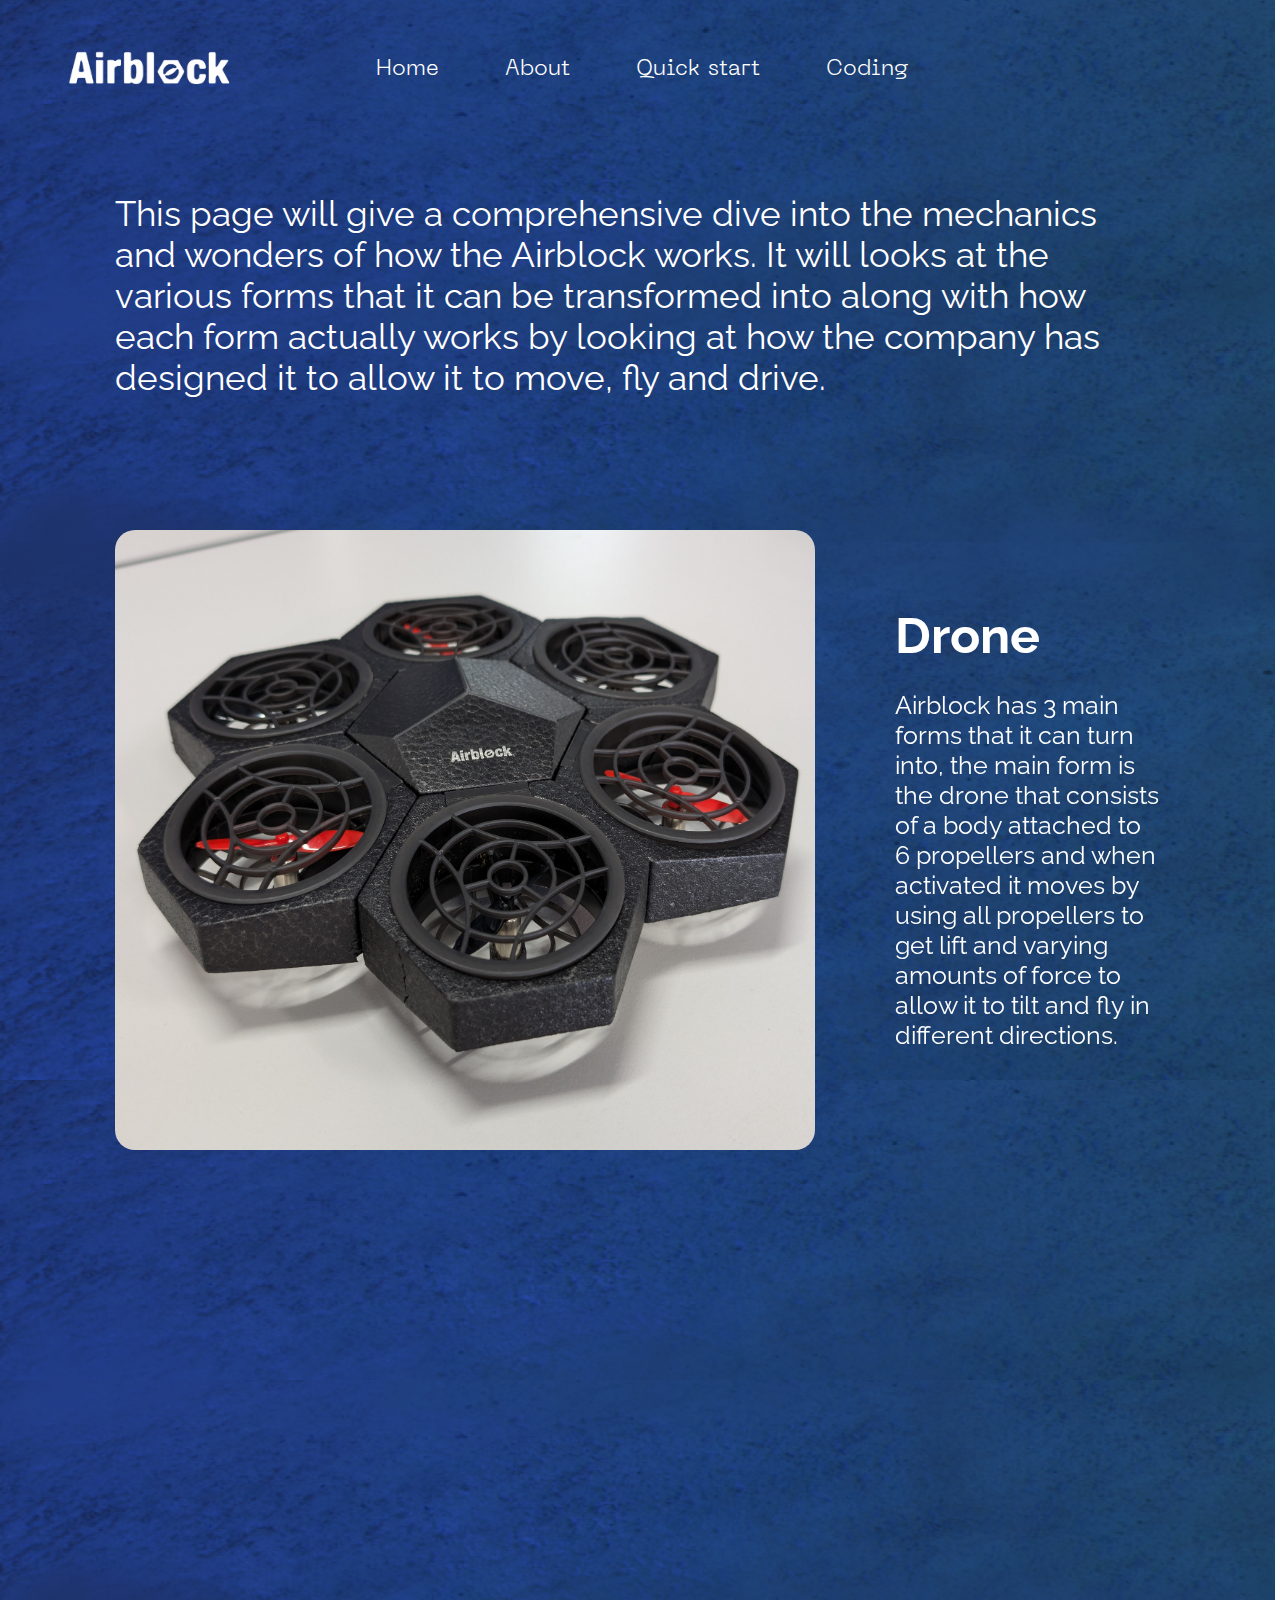
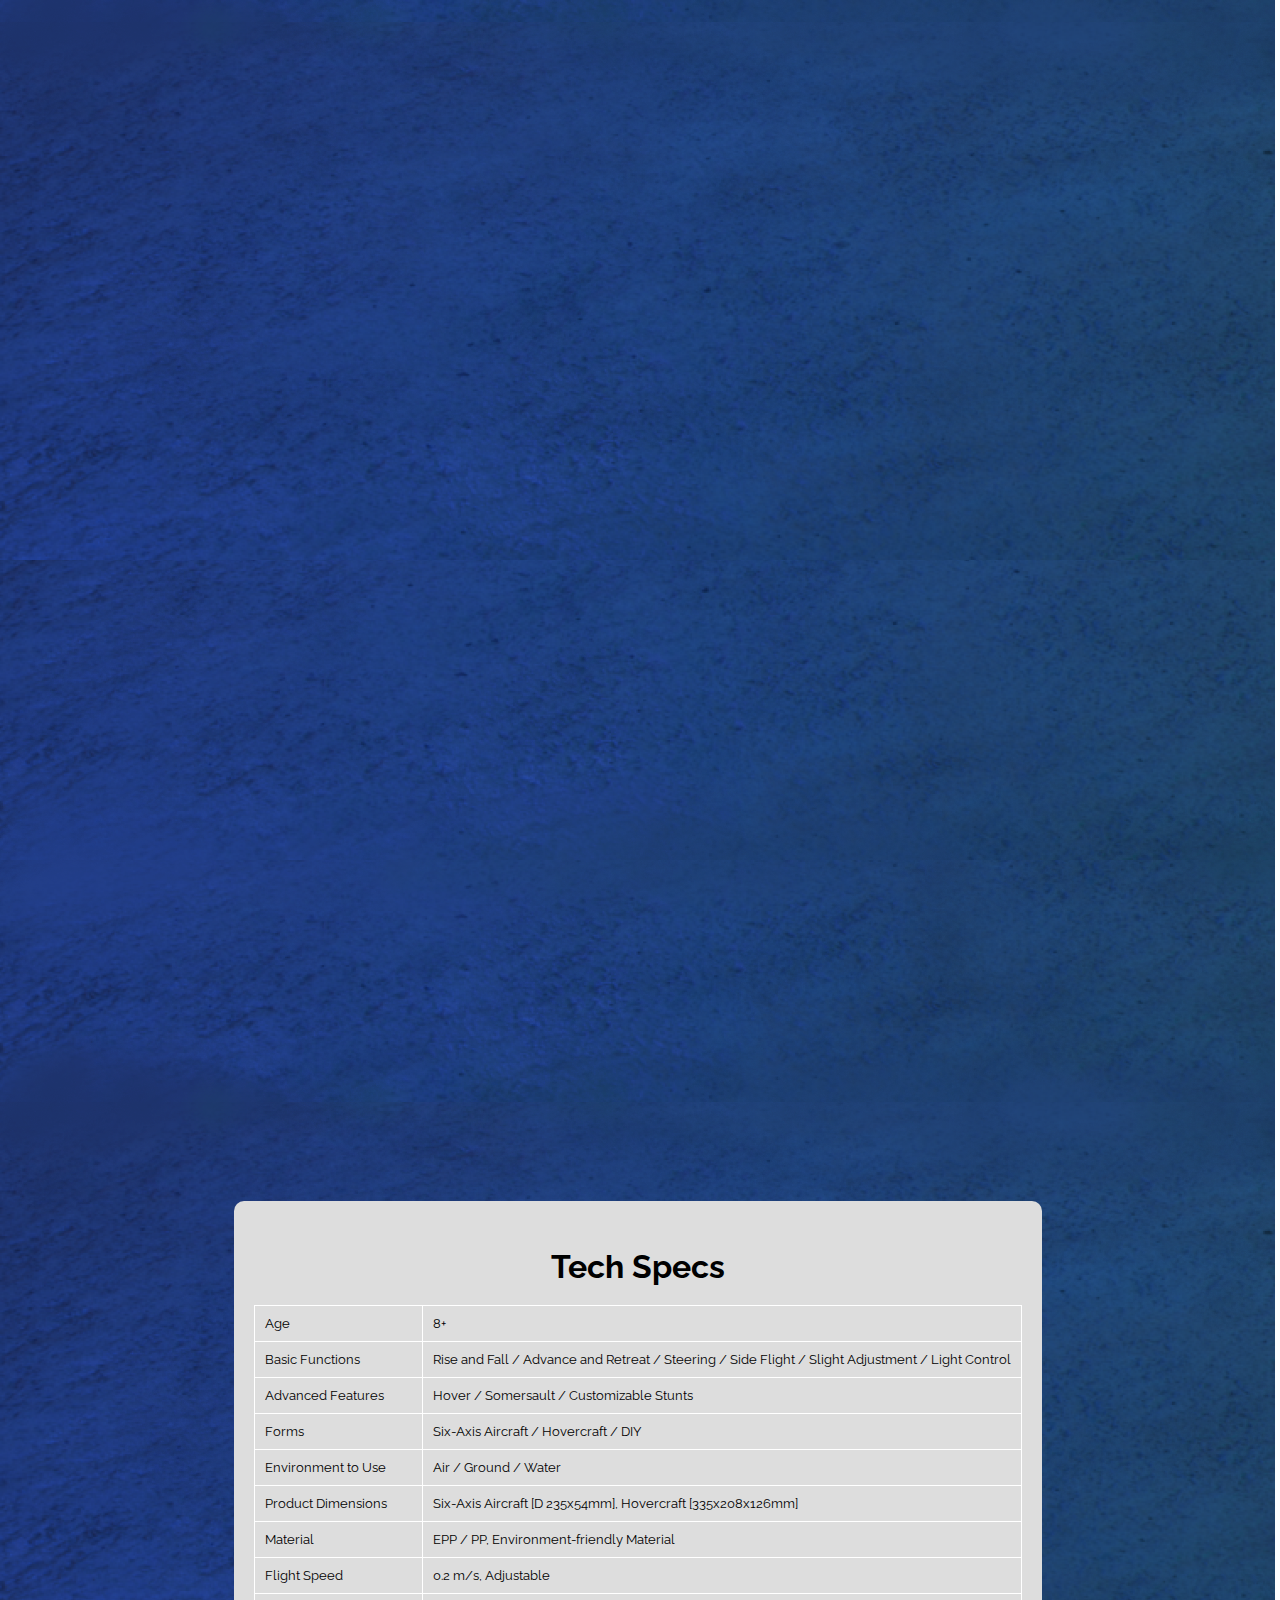
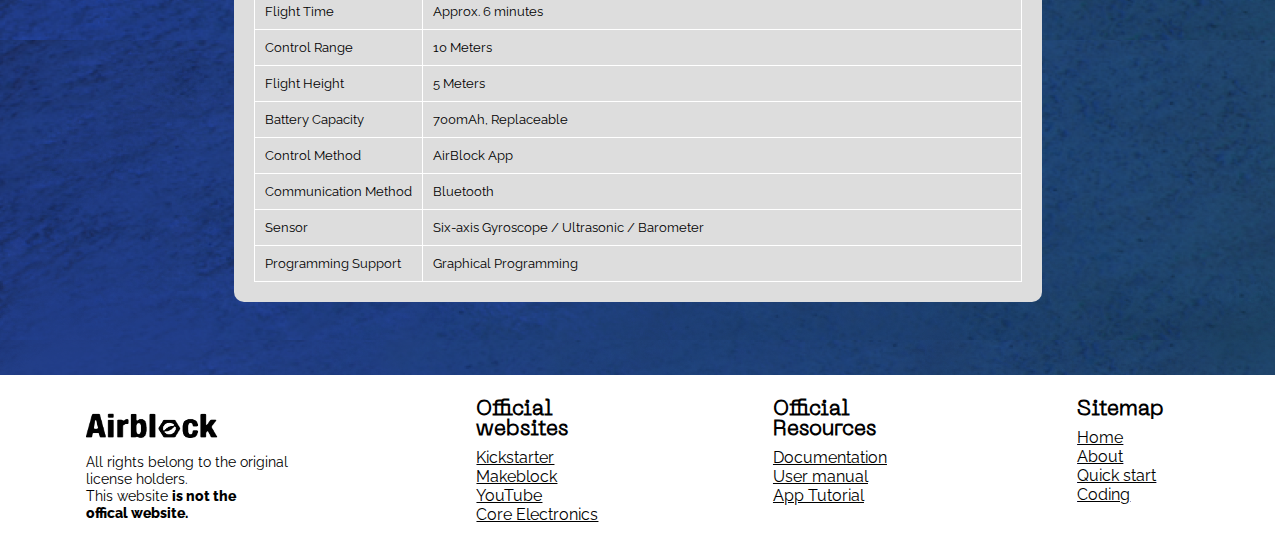
<file: about.html>
<html>
<head>
    <link rel="stylesheet" href="style.css"/>
    <link rel="stylesheet" href="https://fonts.googleapis.com/css?family=Raleway">
    <title>Makeblock Airblock</title>
    <link rel="icon" href="assets/favicon.png" sizes="16px 16px">

    <link rel="stylesheet" href="https://unpkg.com/aos@next/dist/aos.css" />
</head>
<body style="margin: 0; padding: 0;">
    <div class="nav_Bar_Wrapper">
         
        <div class="nav_Bar">
            <a href="index.html"><img src="assets/logo.png" width="192" height="70" class="logo"></a>
            <div class="nav_Button">
                <a href="index.html" class="nav_Button_Text">Home</a>
            </div>
            <div class="nav_Button">
                <a href="about.html" class="nav_Button_Text">About</a>
            </div>
            <div class="nav_Button">
                <a href="quickstart.html" class="nav_Button_Text">Quick start</a>
            </div>
            <div class="nav_Button">
                <a href="coding.html" class="nav_Button_Text">Coding</a>
            </div>

        </div>
    </div> 

    <div class="section no_top_padding" style="height: 10vh; font-size: 35px;">
        This page will give a comprehensive dive into the mechanics and wonders of how the Airblock works. It will looks at the various forms that it can be transformed into along with how each form actually works by looking at how the company has designed it to allow it to move, fly and drive. 
        <br>

    </div>
    
    <div class="section">
        <div data-aos="fade-right">
     <img src="assets/Drones.jpg" width="700" height="620" style="border-radius: 20px; margin-right: 80px;" data-aos="fade-right">    
        </div>

        <div data-aos="fade-left">
            <span class="header2 small">
                Drone
            </span>
            <p style="font-size: 25px;">
                Airblock has 3 main forms that it can turn into, the main form is the drone that consists of a body attached to 6 propellers and when activated it moves by using all propellers to get lift and varying amounts of force to allow it to tilt and fly in different directions.

            </p>
        </div>
    </div>


    <div class="section">
       
        <br>
        <div data-aos="fade-right">
            <span class="header2 small" style="margin-top: 5px;">
                Hovercraft
            </span>
            <p style="font-size: 25px;">
                The other main form is the hovercraft that also uses all 6 propellers, however 2 are facing down and the 4 on the sides are facing away from each other. This design is then placed in a styrofoam body and moves by using the 2 downward facing fans to generate enough lift for the body to glide along surfaces. Then the side propellers generate thrust to move forwards, backwards and sideways.

            </p>
        </div>
<div data-aos="fade-left">
            <img src="assets/hovercraft.jpg" style="border-radius: 20px; margin-left: 80px; max-width: 500px;" data-aos="fade-right">  
        </div>
    </div>

    <div class="section">
        <div data-aos="fade-right">
            <img src="assets/Spinner.jpg" width="700" height="520" style="border-radius: 20px; margin-right: 80px;" data-aos="fade-right">  
        </div>

        <div data-aos="fade-left">
            <span class="header2 small">
                Spinner
            </span>
            <p style="font-size: 25px;">
                The last main form is the spin top. This is more of a fun and comedic form and just spins in circles. This design is composed of 3 propellers facing the same direction with a gap in between each propeller. When activated, lights attached on the propeller form a circle of colour due to the incredible speed. This form can just be used a way to awe the audience or have a laugh.

            </p>
        </div>
    </div>
<div class="section">
<div class="tech-specs">
  <h2 class="tech-specs-title">Tech Specs</h2>
  <table class="tech-specs-table">
    <tbody>
      <tr>
        <td>Age</td>
        <td>8+</td>
      </tr>
      <tr>
        <td>Basic Functions</td>
        <td>Rise and Fall / Advance and Retreat / Steering / Side Flight / Slight Adjustment / Light Control</td>
      </tr>
      <tr>
        <td>Advanced Features</td>
        <td>Hover / Somersault / Customizable Stunts</td>
      </tr>
      <tr>
        <td>Forms</td>
        <td>Six-Axis Aircraft / Hovercraft / DIY</td>
      </tr>
      <tr>
        <td>Environment to Use</td>
        <td>Air / Ground / Water</td>
      </tr>
      <tr>
        <td>Product Dimensions</td>
        <td>Six-Axis Aircraft [D 235x54mm], Hovercraft [335x208x126mm]</td>
      </tr>
      <tr>

      <tr>
        <td>Material</td>
        <td>EPP / PP, Environment-friendly Material</td>
      </tr>
      <tr>
        <td>Flight Speed</td>
        <td>0.2 m/s, Adjustable</td>
      </tr>
      <tr>
        <td>Flight Time</td>
        <td>Approx. 6 minutes</td>
      </tr>
      <tr>
        <td>Control Range</td>
        <td>10 Meters</td>
      </tr>
      <tr>
        <td>Flight Height</td>
        <td>5 Meters</td>
      </tr>
      <tr>
        <td>Battery Capacity</td>
        <td>700mAh, Replaceable</td>
      </tr>
      <tr>
        <td>Control Method</td>
        <td>AirBlock App</td>
      </tr>
      <tr>
        <td>Communication Method</td>
        <td>Bluetooth</td>
      </tr>
      <tr>
        <td>Sensor</td>
        <td>Six-axis Gyroscope / Ultrasonic / Barometer</td>
      </tr>
      <tr>
        <td>Programming Support</td>
        <td>Graphical Programming</td>
      </tr>
    </tbody>
  </table>
</div>
</div>
<style>
body {
  background-image: url('assets/background.png');
}
.tech-specs {
  padding: 20px;
  background-color: #dddddd;
  box-sizing: border-box;
  margin: 20px auto;
  max-width: 90vw;
  border-radius: 10px;
}

.tech-specs-title {
  font-size: 2.5vw;
  margin-bottom: 20px;
  text-align: center;
  color: black;
}

.tech-specs-table {
  width: 100%;
  border-collapse: collapse;
  margin: 0 auto;
}

.tech-specs-table td {
  border: 1px solid #ffffff;
  padding: 10px;
  text-align: left;
}

.tech-specs-table td {
  font-size: 1vw;
}
</style>

<script src="https://unpkg.com/aos@next/dist/aos.js"></script>
<script>
    AOS.init();
    AOS.init({
        duration: 800,
        delay: -50,
        once: false,
        mirror: false,
    });
</script>

    <br>
    <br>

<div class="footer">

    <div class="footer_section" id="footer_start">
        <img src="assets/logoBlack.png" width="144" height="53">
        <div id="footer_copyright">All rights belong to the original license holders. <br>This website <b>is not the offical website.</b></div>
    </div>

    <div class="footer_section">
        <div class="footer_header">Official websites</div>
        <a href="https://www.kickstarter.com/projects/makeblock/airblock-the-modular-and-programmable-starter-dron" class="nostyle_footer" target="_blank" rel="noopener noreferrer">Kickstarter</a><br>
        <a href="https://www.youtube.com/watch?v=R4kLKcLAD8A" class="nostyle_footer" target="_blank" rel="noopener noreferrer">Makeblock YouTube</a><br>
        <a href="https://core-electronics.com.au/makeblock-airblock-drone.html" class="nostyle_footer" target="_blank" rel="noopener noreferrer">Core Electronics</a>
    </div>
    
    <div class="footer_section">
        <div class="footer_header">Official Resources</div>
        <a href="https://www.makeblock.com.cn/en/support/ps-airblock" class="nostyle_footer" target="_blank" rel="noopener noreferrer">Documentation</a><br>
        <a href="https://cdnlab.makeblock.com/Airblock-V1.0_STD_EN_User%20Manual_D1.4.6_7.40.4602_Print.pdf" class="nostyle_footer" target="_blank" rel="noopener noreferrer">User manual</a><br>
        <a href="https://download.makeblock.com/AirblockAPP-EN.pdf" class="nostyle_footer" target="_blank" rel="noopener noreferrer">App Tutorial</a><br>
    </div>
    
    <div class="footer_section" id="footer_sitemap">
        <div class="footer_header">Sitemap</div>
        <a href="index.html"><u>Home</u></a><br>
        <a href="about.html"><u>About</u></a><br>
        <a href="quickstart.html"><u>Quick start</u></a><br>
        <a href="coding.html"><u>Coding</u></a>
    </div>

</div>

</body>
</html>
</file>
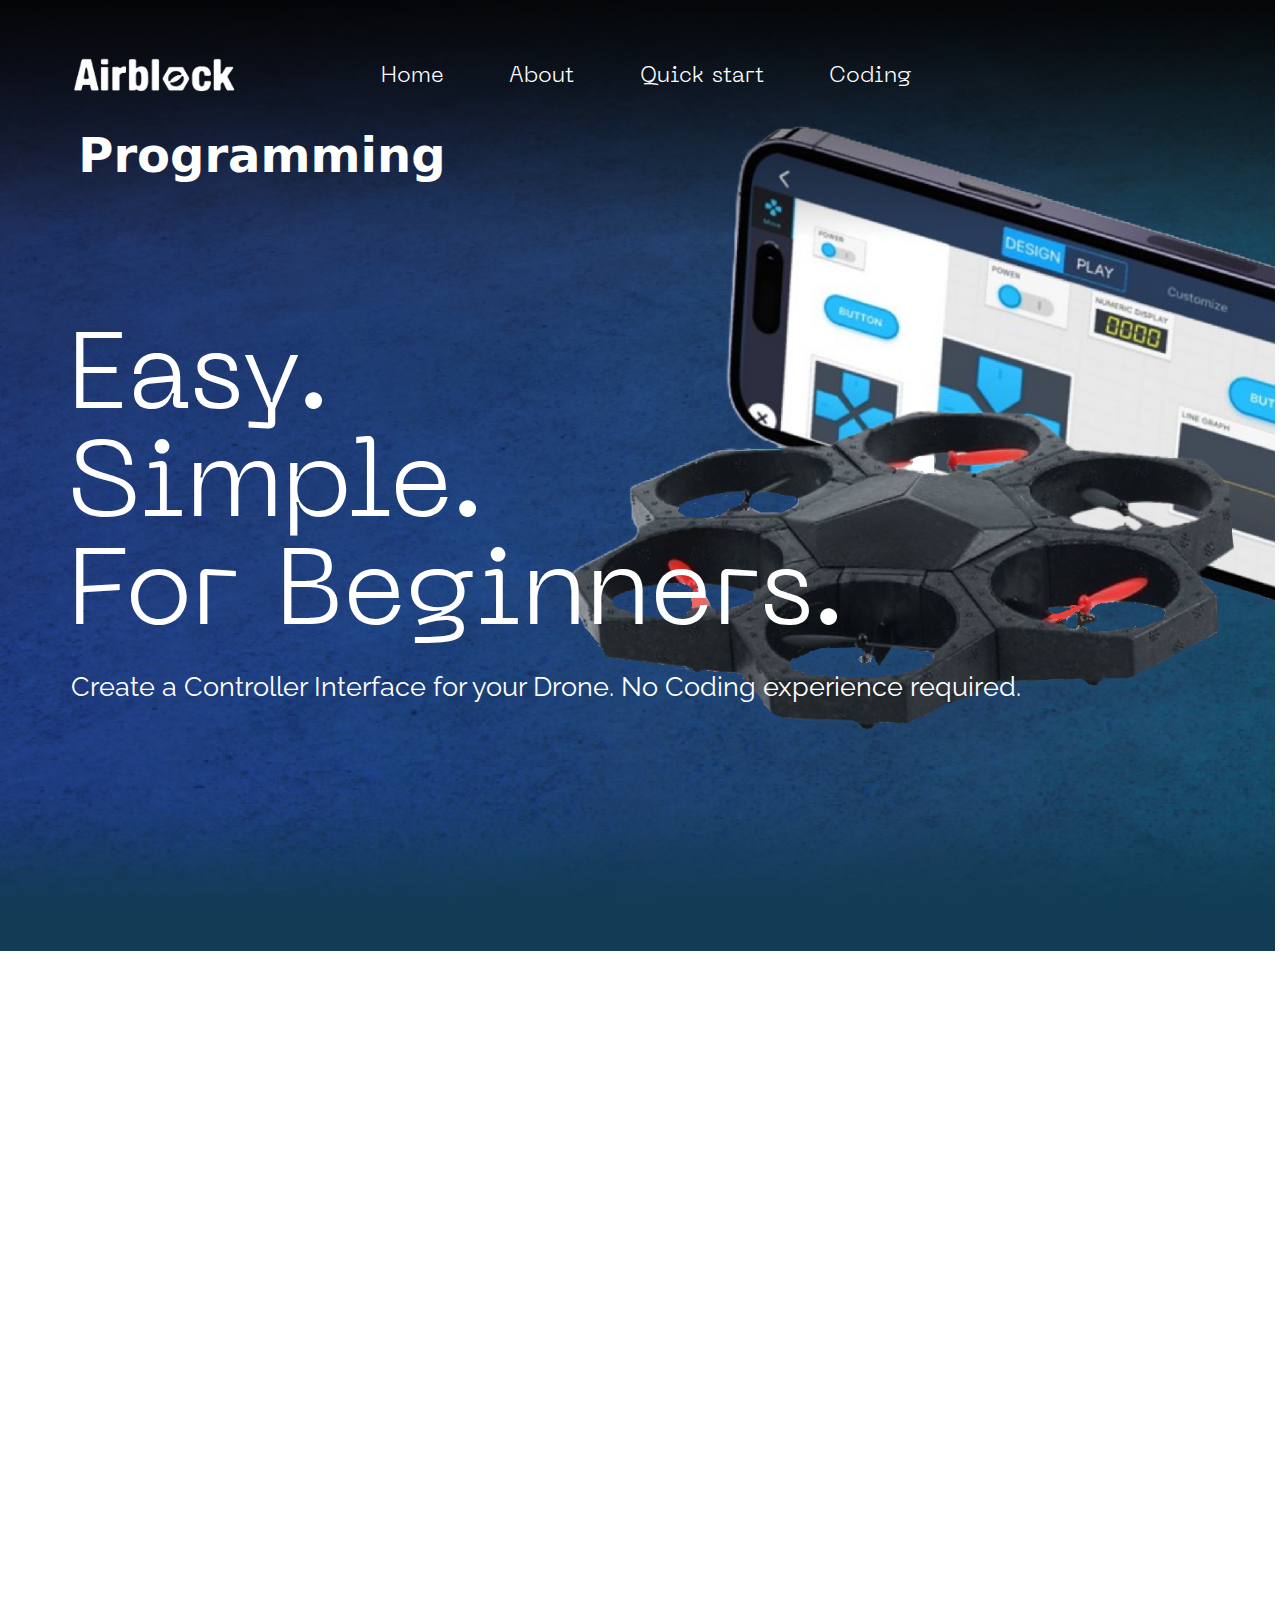
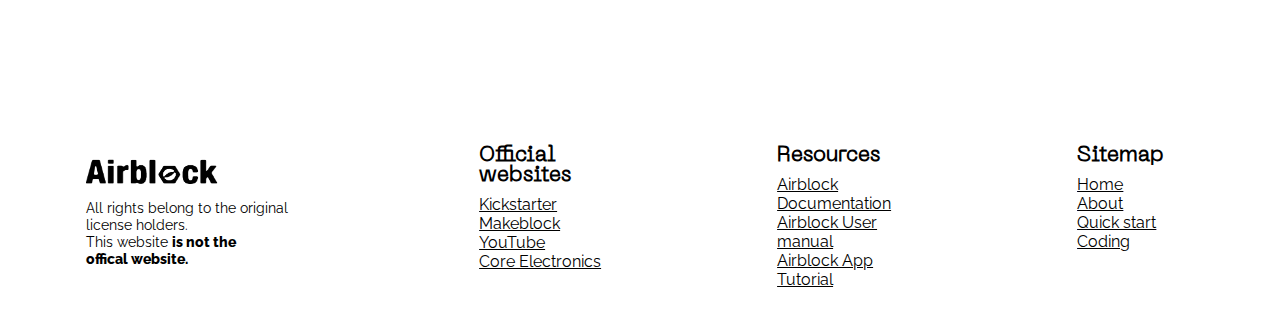
<file: coding.html>
<html>
<head>
    <link rel="stylesheet" href="style.css"/>
    <link rel="stylesheet" href="https://fonts.googleapis.com/css?family=Raleway">
    <title>Makeblock Airblock</title>
    <link rel="icon" href="assets/favicon.png" sizes="16px 16px">
</head>
<body style="margin: 0; padding: 0;">
    <div class="GoneWrapper">
        
<body>
    <div class="nav_Bar">
        <a href="index.html"><img src="assets/logo.png" width="192" height="70" class="logo"></a>
        <div class="nav_Button">
            <a href="index.html" class="nav_Button_Text">Home</a>
        </div>
        <div class="nav_Button">
            <a href="about.html" class="nav_Button_Text">About</a>
        </div>
        <div class="nav_Button">
            <a href="quickstart.html" class="nav_Button_Text">Quick start</a>
        </div>
        <div class="nav_Button">
            <a href="coding.html" class="nav_Button_Text">Coding</a>
        </div>
    </div>


</body>
<body>
<dd> <font size="7"> <body text="white"> <hl> <b>  Programming </b> </hl> </font> </dd>
<div class="header1">Easy.<br>Simple.<br>For Beginners.</div>
<div class="header4">Create a Controller Interface for your Drone. No Coding experience required.</div>
      </div>
</div>



<div class="section" id="coding_easytocode">
    <div id="index_easytobuild_wrapper">
        <div data-aos="fade-down">
            <span class="header2 small highlight highlight386FA4 animate">
                Simple Form of Coding
            </span>
        </div>
        <div data-aos="fade-up">
            <p>Makeblocks Simple formatting of the coding option allows people who dont know how to print "Hello World" to get right in with no previous experience</p>
        </div>
    </div>
</div>



</div>

<div class="footer">

    <div class="footer_section" id="footer_start">
        <img src="assets/logoBlack.png" width="144" height="53">
        <div id="footer_copyright">All rights belong to the original license holders. <br>This website <b>is not the offical website.</b></div>
    </div>

    <div class="footer_section">
        <div class="footer_header">Official websites</div>
        <a href="https://www.kickstarter.com/projects/makeblock/airblock-the-modular-and-programmable-starter-dron" class="nostyle_footer">Kickstarter</a><br>
        <a href="https://www.youtube.com/watch?v=R4kLKcLAD8A" class="nostyle_footer">Makeblock YouTube</a><br>
        <a href="https://core-electronics.com.au/makeblock-airblock-drone.html" class="nostyle_footer">Core Electronics</a>
    </div>
    
    <div class="footer_section">
        <div class="footer_header">Resources</div>
        <a href="https://www.makeblock.com.cn/en/support/ps-airblock" class="nostyle_footer">Airblock Documentation</a><br>
        <a href="https://cdnlab.makeblock.com/Airblock-V1.0_STD_EN_User%20Manual_D1.4.6_7.40.4602_Print.pdf" class="nostyle_footer">Airblock User manual</a><br>
        <a href="https://download.makeblock.com/AirblockAPP-EN.pdf" class="nostyle_footer">Airblock App Tutorial</a><br>
    </div>
    
    <div class="footer_section" id="footer_sitemap">
        <div class="footer_header">Sitemap</div>
        <a href="index.html"><u>Home</u></a><br>
        <a href="about.html"><u>About</u></a><br>
        <a href="quickstart.html"><u>Quick start</u></a><br>
        <a href="coding.html"><u>Coding</u></a>
    </div>
</div>
</body>
</html>
</file>
<file: style.css>
html {
    font-family: system-ui, Verdana, Geneva, sans-serif;
    scroll-behavior: smooth;
    scrollbar-gutter: stable;
    overflow-x: hidden;
}

body {
    animation: fadeInAnimation ease 0.6s;
    animation-iteration-count: 1;
    animation-fill-mode: forwards;
    
    width: 100vw;
    height: 100vh;
    max-width: 100%;
}

.step {
	color: #ffffff;
}

.isnt_index_video {
	background-image: linear-gradient(180deg, #4c88d9, #00000000, #00000000, #00000000);
}

.isnt_body {
    width: 100vw;
	height: 100vh;
	max-width: 100%;
}

.quack_bg {
    background-image: url(assets/QuackBG.png);
    background-size: cover;
    background-position: center;

    margin: 0;
    padding: 0;
}

.isnt_landing_wrapper {
    background-image: linear-gradient(180deg, #000000DD, #00000000, #00000000, #00000000, #00000000, #00000000, #00000000, #00000000, #00000000, #4e6fc2), url(assets/QuickstartBG.jpg);
    background-size: cover;

    padding: 2.7% 2.99% 2%;

    box-shadow: 0 -300px 75px -200px #4c88d9 inset; /* Bottom Gradient */
}

.landing_wrapper {
    background-image: linear-gradient(180deg, #000000DD, #00000000, #00000000, #00000000, #00000000, #00000000,#00000000,#00000000, #00000000, #132b36), url(assets/cover.png);
    background-size: cover;
    background-position: center; 
    background-repeat: no-repeat;
    
    height: 100vh;
    width: auto;
    padding: 2% 3% 2%; 
    
    animation: zoomInAnimation cubic-bezier(0,1.07,.64,.97) 600ms;
    animation-iteration-count: 1;
	
    display: flex;
    flex-direction: column;
    flex-wrap: wrap;
    
    overflow: hidden;
    
    /* box-shadow: 0 -300px 75px -200px #10181a inset; */
}

.logo {
    margin: 5px; 
    margin-right: 98px;
    user-select: none;
}

b {
    font-weight: 800;
}

u {
    color: black;
}

.nav_Bar {
    display: flex;
    flex-direction: row;
    justify-content: flex-start;
    align-items: center;
    flex-wrap: wrap;
    padding: 0 15px;
}

.nav_Bar_Wrapper {
    padding: 2.30% 2.57% 2%;
}

.nav_Button {
    margin: 0px 2.8%;
    user-select: none;
}

.nav_Button_Text {
    text-decoration: none;
    color: white; 
    font-size: 22px;
    font-family: NeueMachina;
    font-weight: 550;
    cursor: pointer;
    transition-duration: 200ms;
}

.nav_Button_Text:hover {
    color: #0073FF;
    transition: ease;
    transition-duration: 200ms;
}

.header1 {
    color: white;
    
    font-family: NeueMachina;
    font-size: 12vh;
    line-height: 100%;
    
    padding: 0 30px;
    margin: 0;
    margin-top: 16vh;
    
    user-select: none;
}

.header4 {
    color: white;
    
    font-family: Raleway;
    font-size: 3vh;
    
    padding: 0 33px;
    margin-top: 20px;
    
    user-select: none;
}

.land_Button {
    color: white;
    background-color: #0073FF;
    border: 0;
    border-radius: 2vh;

    font-family: Raleway;
    font-size: 2.2vh;
    font-weight: bold;
    
    margin-top: 3%;
    padding: 2.5vh 2.5vw;
    
    cursor: pointer;
    transition-duration: 300ms;
}

.land_Button:hover {
    color: #0073FF;
    background-color: white;
    
    transition: ease;
    transition-duration: 300ms;
    transform: translate(0, -6px);
}

.header2 {
    color: white;
    font-family: Raleway;
    font-size: 3.7em;
    font-weight: bolder;
}

.header2.small {
    font-size: 3.1em;
}

.highlight {
    padding: 0 9px;
    border-radius: 2px;
    line-height: 145%;
}

.highlight59A5D8 {
    background-color: #59A5D8;
    background: linear-gradient(to left, rgba(0, 0, 0, 0) 50%, #59A5D8 50%) right;
    background-size: 200%;
}

.highlight386FA4 {
    background-color: #386FA4;
    background: linear-gradient(to left, rgba(0, 0, 0, 0) 50%, #386FA4 50%) right;
    background-size: 200%;
}

.highlight59A5D8.in-view, .highlight386FA4.in-view {
    transition: .6s ease-in-out;
    background-position: left;
    transition-delay: 110ms;
}

#highlight1 {
    transition-delay: 340ms;
}

.video {
    background-color: grey;
    width: 45vw;
    margin-left: 7.5vw;

    border-radius: 8px;
}

.image {
    background-color: grey;
    height: 40vh;
    width: auto;
}

.image.right {
    margin-left: 7.5vw;
}

.image.left {
    margin-right: 7.5vw;
}

.image.round {
    border-radius: 10px;
}

.section {
    color: white;
    padding: 75px;
    font-family: Raleway, sans-serif;

    height: 60vh;

    overflow: hidden;
    text-wrap: pretty;

    position: relative;

    display: flex;
    flex-direction: row;

    align-items: center;
    justify-content: center;

    padding: 9vw;
}

#indexEndWrapper {
    flex-direction: column;

    align-content: center;
    text-align: center;

    height: 30vh;
}

#index_video {
    background-repeat: no-repeat;
    background-size: cover;

    background-image: linear-gradient(180deg, #132b36, #00000000, #00000000, #00000000);
}

#indexEndButton {
    font-size: 0.9em;
    
    margin-top: 30%;
    padding: 2.6vh 2.5vw;
}

#index_easytobuild {
    background-image: url(assets/easytobuild.jpg);
    background-size: cover;
    background-attachment: fixed;
    background-repeat: no-repeat;

    text-align: center;
}

#index_easytobuild_wrapper {
    z-index: 9999;
}

.land_Button {
    color: white;
    background-color: #0073FF;
    border: 0;
    border-radius: 2vh;

    font-family: Raleway;
    font-size: 2.2vh;
    font-weight: bold;
    
    margin-top: 3%;
    padding: 2.5vh 2.5vw;
    
    cursor: pointer;
    transition-duration: 300ms;
}

.mode_container {
    flex-direction: column;
}


.mode_image_container {
    margin-top: 30px;
    display: flex;
    flex-direction: row;
}

.mode_image_wrapper {
    position: relative;
    margin: 2vw;

    width: 25vw;
    height: auto;
    max-height: 20vh;

    align-content: center;

    transition-duration: 400ms;
}

.mode_image_wrapper:hover {
    .mode_image {
        transform: scale(1.03);
        filter: brightness(60%);

        transition: all 400ms ease;
    }
}

.mode_image_wrapper:hover {
    .header3 {
        transform: translate(0, -42px);
        
        transition: all 400ms cubic-bezier(.72,0,.26,.85);
    }
}

.mode_image_wrapper:hover {
    .mode_text {
        opacity: 1;
        transform: translate(0, -60px);

        transition: all 400ms cubic-bezier(.72,0,.26,.85) 30ms;
    }
}

.section_bg {
    width: 100%;
    height: 100%;
    position: absolute;

    left: 0;
    top: 0;

    z-index: -9999;

    filter: brightness(50%);

}

.nostyle {
    text-decoration: none;
    color: white;
}

.nostyle_footer {
    color: black;
}

.mode_image {
    background-color: grey;

    width: 100%;
    max-width: 30vw;
    max-height: 30vh;
    position: absolute;
    top: 0;
    left: 0;

    z-index: -1;
    
    border-radius: 20px;

    transition-duration: 400ms;

    filter: brightness(50%);
}

.header3 {
    color: white;
    font-size: 3vh;
    font-weight: 800;
    
    margin: 35px;
    margin-bottom: 0;
    margin-top: 44%;
    
    z-index: 10;
    
    transition-duration: 400ms;

    user-select: none;
}

.mode_text {
    padding: 0 35px;
    padding-top: 30px;
    text-wrap: pretty;

    user-select: none;

    opacity: 0;
    transition-duration: 400ms;
}

p {
    font-family: Raleway;
    font-size: 2em;
    text-wrap: wrap;
}

.footer {
    background-color: white;
    font-family: Raleway, sans-serif;

    max-height: 23vh;

    padding: 25px;

    overflow: hidden;

    display: flex;
    flex-direction: row;
    justify-content: center;

    color: black;
}


.footer_section {
    margin: 0 7%;
    height: 100%;
    align-items: center;
    align-content: center;
    text-wrap: pretty;

    color: black;
}

#footer_start {
    margin-left: 5%;
}

#footer_copyright {
    font-size: 0.9em;
}


.footer_header {
    font-family: NeueMachina;
    font-size: 1.3em;
    font-weight: bolder;

    margin-bottom: .4em;
}















@keyframes fadeInAnimation {
    0% {
        opacity: 0;
    }
    100% {
        opacity: 1;
    }
}

@keyframes zoomInAnimation {
    0% {
        background-size: 120%;
    }
    100% {
        background-size: 100%;
    }
}

@font-face {
    font-family: NeueMachina;
    src: url(fonts/NeueMachina-Regular.otf);
}

@font-face {
    font-family: NeueMachina;
    font-weight: bolder;
    src: url(fonts/NeueMachina-Ultrabold.otf);
}

@font-face {
    font-family: NeueMachina;
    font-weight: lighter;
    src: url(fonts/NeueMachina-Light.otf);
}

::-webkit-scrollbar { 
    width: 0.4vw;
    height: 0.81vh;
}

::-webkit-scrollbar-track {
    background: #221b35;
    border-radius: 4px;
}

::-webkit-scrollbar-thumb {
    background: #2f5d84;
    border-radius: 4px;
    margin: 2px;
}

::-webkit-scrollbar-corner { 
    background: #221b35;
}

.GoneWrapper {
    background-image: linear-gradient(180deg, #000000DD, #00000000, #00000000, #00000000, #00000000), url(assets/bg.png);
    background-size: cover;
    background-position: center; 
    background-repeat: no-repeat;
    
    height: 100vh;
    width: auto;
    padding: 2% 3% 2%; 
    
    animation: zoomInAnimation cubic-bezier(0,1.07,.64,.97) 600ms;
    animation-iteration-count: 1;
	
    display: flex;
    flex-direction: column;
    flex-wrap: wrap;
    
    overflow: hidden;
    
    box-shadow: 0 -300px 75px -200px #133C55 inset; /* Bottom Gradient */
}

#index_easytocode_wrapper {
    z-index: 9999;
}

#coding_easytocode {
    background-image: url(assets/codebg.png);
    background-size: cover;
    background-attachment: fixed;
    background-repeat: no-repeat;

    text-align: center;
}
</file>
